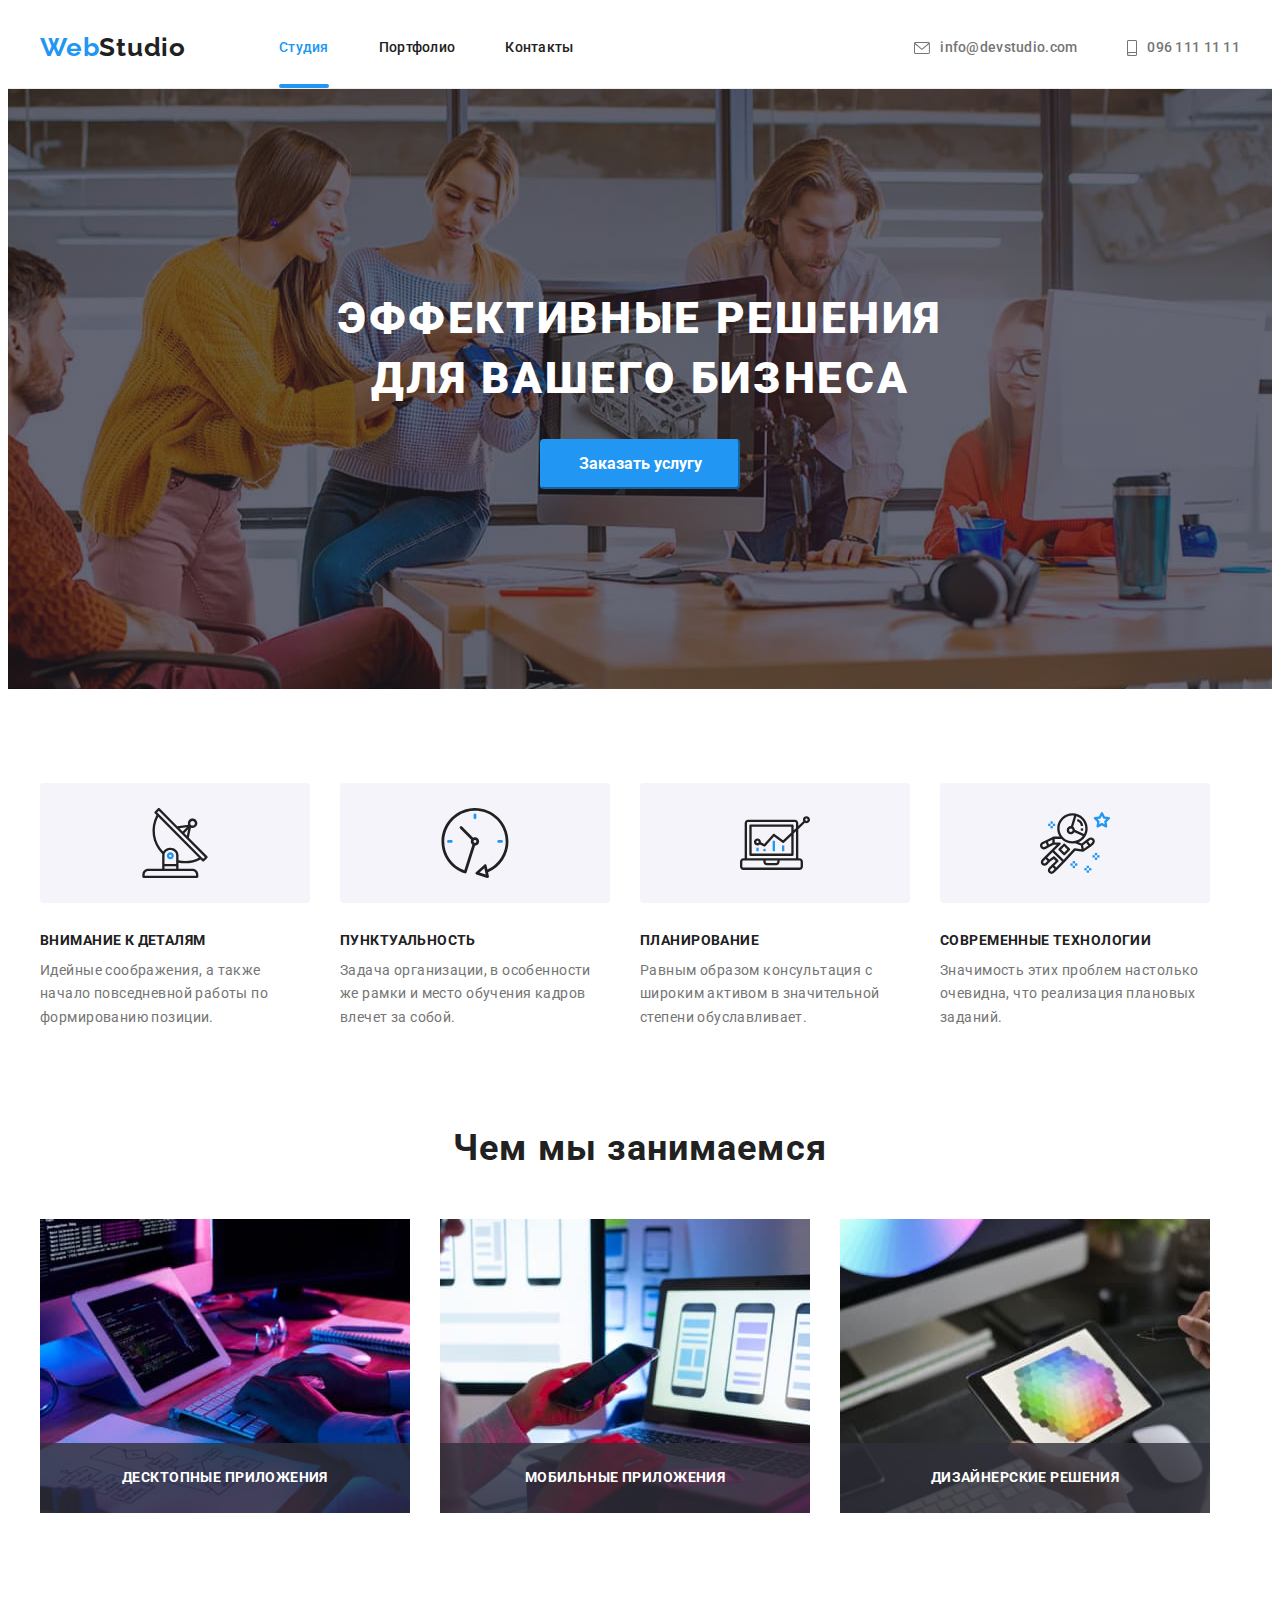
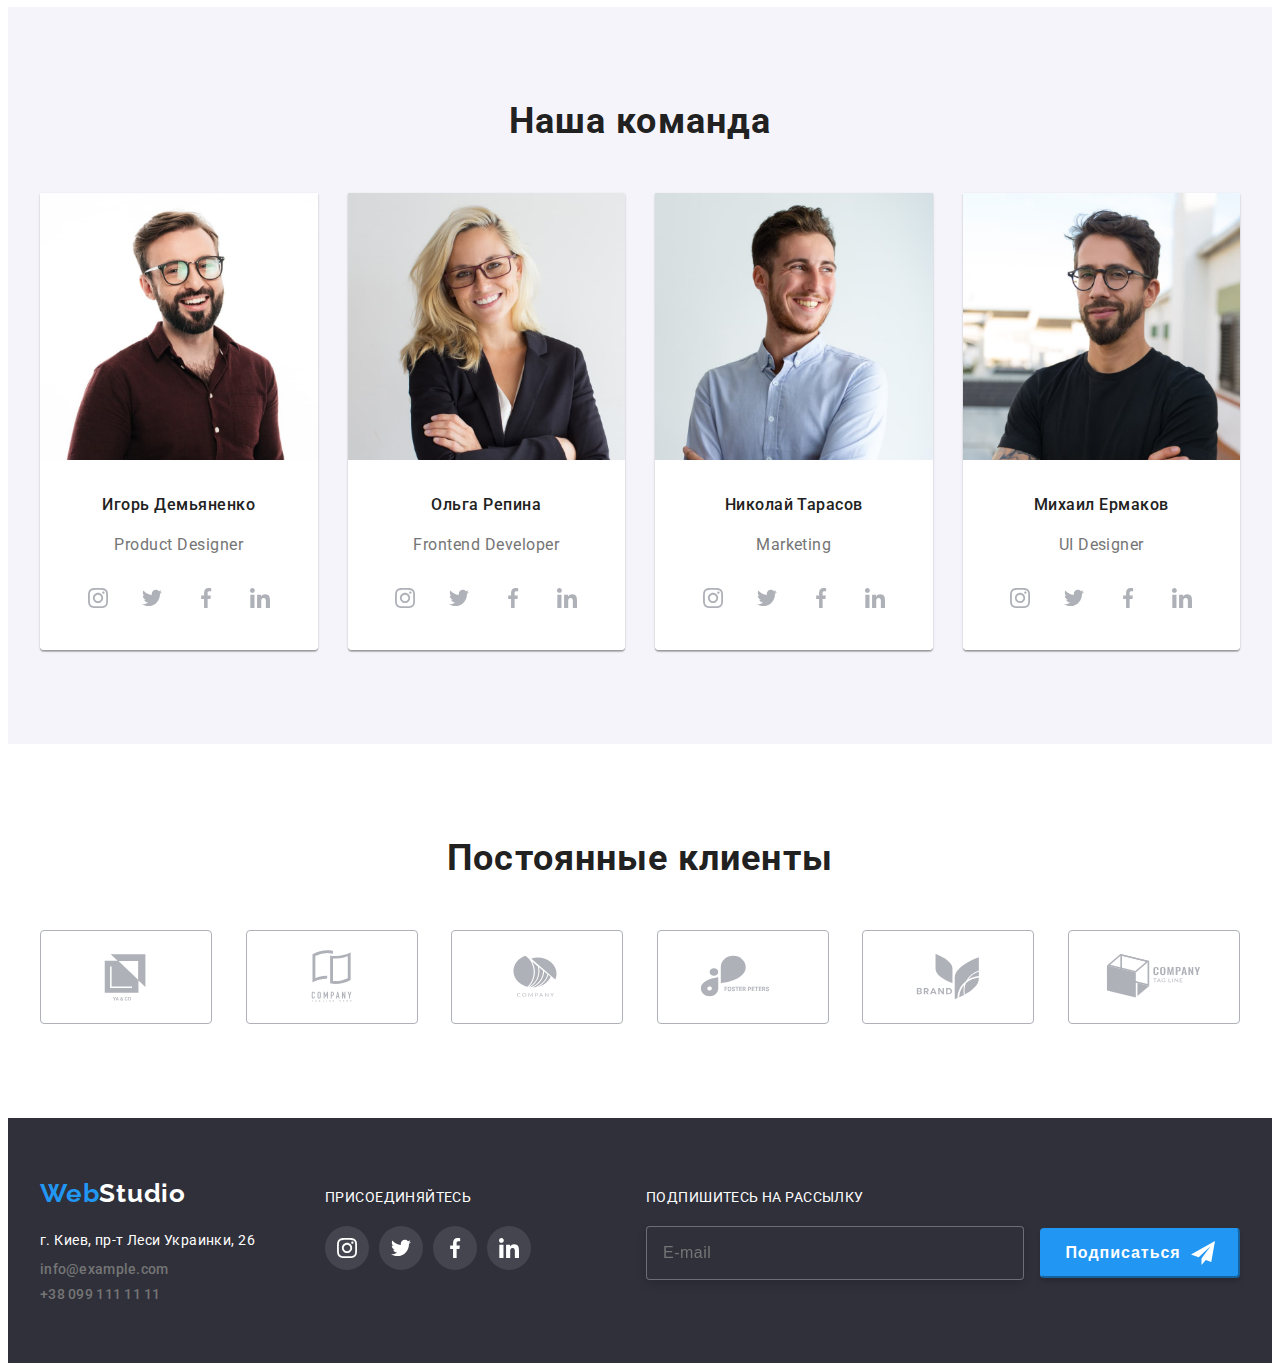
<file: index.html>
<!DOCTYPE html>
<html lang="ru">
  <head>
    <meta charset="UTF-8" />
    <meta http-equiv="X-UA-Compatible" content="IE=edge" />
    <meta name="viewport" content="width=device-width, initial-scale=1.0" />
    <title>WebStudio</title>
    <link rel="preconnect" href="https://fonts.googleapis.com" />
    <link rel="preconnect" href="https://fonts.gstatic.com" crossorigin />
    <link
      href="https://fonts.googleapis.com/css2?family=Raleway:wght@700&family=Roboto:wght@400;500;700;900&display=swap"
      rel="stylesheet"
    />
    <link
      rel="stylesheet"
      href="https://cdnjs.cloudflare.com/ajax/libs/modern-normalize/1.1.0/modern-normalize.min.css"
      integrity="sha512-wpPYUAdjBVSE4KJnH1VR1HeZfpl1ub8YT/NKx4PuQ5NmX2tKuGu6U/JRp5y+Y8XG2tV+wKQpNHVUX03MfMFn9Q=="
      crossorigin="anonymous"
      referrerpolicy="no-referrer"
    />
    <link
      rel="stylesheet"
      href="https://cdnjs.cloudflare.com/ajax/libs/animate.css/4.1.1/animate.min.css"
    />
    <link rel="stylesheet" href="./css/styles.css" />
  </head>
  <body>
    <header class="header">
      <div class="container">
        <nav>
          <a class="logo-header" href="./index.html"><span>Web</span>Studio</a>
          <ul class="hdr-header list-none">
            <li><a class="cap current" href="./index.html">Студия</a></li>
            <li><a class="cap" href="./portfolio.html">Портфолио</a></li>
            <li><a class="cap" href="./index.html">Контакты</a></li>
          </ul>
        </nav>
        <ul class="hdr-contact list-none">
          <li class="contacts-list">
            <a class="contact" href="mailto:info@devstudio.com">
              <svg class="icons-envelope" width="16" height="12">
                <use href="./images/icons.svg#icon-envelope"></use>
              </svg>
              info@devstudio.com</a
            >
          </li>
          <li class="contacts-list">
            <a class="contact" href="tel:+380961111111">
              <svg class="icons-tel" width="10" height="16">
                <use href="./images/icons.svg#icon-smartphone"></use>
              </svg>
              096 111 11 11</a
            >
          </li>
        </ul>
      </div>
    </header>
    <main>
      <section class="bg-main">
        <div class="container">
          <h1 class="hero-tittle">Эффективные решения для вашего бизнеса</h1>
          <button type="button" class="btn-main" data-modal-open>Заказать услугу</button>
        </div>
      </section>

      <section class="benefits-example">
        <div class="container">
          <ul class="benefits list-none">
            <li class="benefits-list icon-antenna">
              <h4 class="benefits-tittle">Внимание к деталям</h4>
              <p>
                Идейные соображения, а также начало повседневной работы по формированию
                позиции.
              </p>
            </li>
            <li class="benefits-list icon-clock">
              <h4 class="benefits-tittle">Пунктуальность</h4>
              <p>
                Задача организации, в особенности же рамки и место обучения кадров влечет за
                собой.
              </p>
            </li>
            <li class="benefits-list icon-diagram">
              <h4 class="benefits-tittle">Планирование</h4>
              <p>
                Равным образом консультация с широким активом в значительной степени
                обуславливает.
              </p>
            </li>
            <li class="benefits-list icon-astronaut">
              <h4 class="benefits-tittle">Современные технологии</h4>
              <p>
                Значимость этих проблем настолько очевидна, что реализация плановых заданий.
              </p>
            </li>
          </ul>
        </div>
      </section>

      <section class="examples-section">
        <div class="container">
          <h2 class="what-we-do">Чем мы занимаемся</h2>
          <ul class="work-examples list-none">
            <li class="work-examples-item">
              <img src="./images/work1.jpg" alt="работа" width="370" height="294" />
              <p class="work-examples-top-text">десктопные приложения</p>
            </li>
            <li class="work-examples-item">
              <img src="./images/work2.jpg" alt="работа" width="370" height="294" />
              <p class="work-examples-top-text">мобильные приложения</p>
            </li>
            <li class="work-examples-item">
              <img src="./images/work3.jpg" alt="работа" width="370" height="294" />
              <p class="work-examples-top-text">дизайнерские решения</p>
            </li>
          </ul>
        </div>
      </section>

      <section class="team">
        <div class="container">
          <h3>Наша команда</h3>
          <ul class="work-team list-none">
            <li class="about-team">
              <img src="./images/igor.jpg" alt="Игорь" width="270" height="260" />
              <div class="work-team-discraption">
                <h4>Игорь Демьяненко</h4>
                <p>Product Designer</p>
                <ul class="work-team-soc-list list-none">
                  <li class="work-team-soc-item">
                    <a href="" class="work-team-soclink">
                      <svg class="work-team-soclink-icon" width="20" height="20">
                        <use href="./images/icons.svg#icon-instagram"></use>
                      </svg>
                    </a>
                  </li>
                  <li class="work-team-soc-item">
                    <a href="" class="work-team-soclink">
                      <svg class="work-team-soclink-icon" width="20" height="20">
                        <use href="./images/icons.svg#icon-twitter"></use>
                      </svg>
                    </a>
                  </li>
                  <li class="work-team-soc-item">
                    <a href="" class="work-team-soclink">
                      <svg class="work-team-soclink-icon" width="20" height="20">
                        <use href="./images/icons.svg#icon-facebook"></use>
                      </svg>
                    </a>
                  </li>
                  <li class="work-team-soc-item">
                    <a href="" class="work-team-soclink">
                      <svg class="work-team-soclink-icon" width="20" height="20">
                        <use href="./images/icons.svg#icon-linkedin"></use>
                      </svg>
                    </a>
                  </li>
                </ul>
              </div>
            </li>
            <li class="about-team">
              <img src="./images/olha.jpg" alt="Ольга" width="270" height="260" />
              <div class="work-team-discraption">
                <h4>Ольга Репина</h4>
                <p>Frontend Developer</p>
                <ul class="work-team-soc-list list-none">
                  <li class="work-team-soc-item">
                    <a href="" class="work-team-soclink">
                      <svg class="work-team-soclink-icon" width="20" height="20">
                        <use href="./images/icons.svg#icon-instagram"></use>
                      </svg>
                    </a>
                  </li>
                  <li class="work-team-soc-item">
                    <a href="" class="work-team-soclink">
                      <svg class="work-team-soclink-icon" width="20" height="20">
                        <use href="./images/icons.svg#icon-twitter"></use>
                      </svg>
                    </a>
                  </li>
                  <li class="work-team-soc-item">
                    <a href="" class="work-team-soclink">
                      <svg class="work-team-soclink-icon" width="20" height="20">
                        <use href="./images/icons.svg#icon-facebook"></use>
                      </svg>
                    </a>
                  </li>
                  <li class="work-team-soc-item">
                    <a href="" class="work-team-soclink">
                      <svg class="work-team-soclink-icon" width="20" height="20">
                        <use href="./images/icons.svg#icon-linkedin"></use>
                      </svg>
                    </a>
                  </li>
                </ul>
              </div>
            </li>
            <li class="about-team">
              <img src="./images/nikolay.jpg" alt="Николай" width="270" height="260" />
              <div class="work-team-discraption">
                <h4>Николай Тарасов</h4>
                <p>Marketing</p>
                <ul class="work-team-soc-list list-none">
                  <li class="work-team-soc-item">
                    <a href="" class="work-team-soclink">
                      <svg class="work-team-soclink-icon" width="20" height="20">
                        <use href="./images/icons.svg#icon-instagram"></use>
                      </svg>
                    </a>
                  </li>
                  <li class="work-team-soc-item">
                    <a href="" class="work-team-soclink">
                      <svg class="work-team-soclink-icon" width="20" height="20">
                        <use href="./images/icons.svg#icon-twitter"></use>
                      </svg>
                    </a>
                  </li>
                  <li class="work-team-soc-item">
                    <a href="" class="work-team-soclink">
                      <svg class="work-team-soclink-icon" width="20" height="20">
                        <use href="./images/icons.svg#icon-facebook"></use>
                      </svg>
                    </a>
                  </li>
                  <li class="work-team-soc-item">
                    <a href="" class="work-team-soclink">
                      <svg class="work-team-soclink-icon" width="20" height="20">
                        <use href="./images/icons.svg#icon-linkedin"></use>
                      </svg>
                    </a>
                  </li>
                </ul>
              </div>
            </li>
            <li class="about-team">
              <img src="./images/miha.jpg" alt="Михаил" width="270" height="260" />
              <div class="work-team-discraption">
                <h4>Михаил Ермаков</h4>
                <p>UI Designer</p>
                <ul class="work-team-soc-list list-none">
                  <li class="work-team-soc-item">
                    <a href="" class="work-team-soclink">
                      <svg class="work-team-soclink-icon" width="20" height="20">
                        <use href="./images/icons.svg#icon-instagram"></use>
                      </svg>
                    </a>
                  </li>
                  <li class="work-team-soc-item">
                    <a href="" class="work-team-soclink">
                      <svg class="work-team-soclink-icon" width="20" height="20">
                        <use href="./images/icons.svg#icon-twitter"></use>
                      </svg>
                    </a>
                  </li>
                  <li class="work-team-soc-item">
                    <a href="" class="work-team-soclink">
                      <svg class="work-team-soclink-icon" width="20" height="20">
                        <use href="./images/icons.svg#icon-facebook"></use>
                      </svg>
                    </a>
                  </li>
                  <li class="work-team-soc-item">
                    <a href="" class="work-team-soclink">
                      <svg class="work-team-soclink-icon" width="20" height="20">
                        <use href="./images/icons.svg#icon-linkedin"></use>
                      </svg>
                    </a>
                  </li>
                </ul>
              </div>
            </li>
          </ul>
        </div>
      </section>
      <section class="regular-clients">
        <div class="container">
          <h2 class="regular-customers-tittle">Постоянные клиенты</h2>
          <ul class="regular-customers list-none">
            <li class="customers-list">
              <a href="" class="customers-list-link">
                <svg class="custumers-list-icon" width="106" height="60">
                  <use href="./images/icons.svg#icon-yago"></use>
                </svg>
              </a>
            </li>
            <li class="customers-list">
              <a href="" class="customers-list-link">
                <svg class="custumers-list-icon" width="106" height="60">
                  <use href="./images/icons.svg#icon-company-th"></use>
                </svg>
              </a>
            </li>
            <li class="customers-list">
              <a href="" class="customers-list-link">
                <svg class="custumers-list-icon" width="106" height="60">
                  <use href="./images/icons.svg#icon-company"></use>
                </svg>
              </a>
            </li>
            <li class="customers-list">
              <a href="" class="customers-list-link">
                <svg class="custumers-list-icon" width="106" height="60">
                  <use href="./images/icons.svg#icon-foster-peters"></use>
                </svg>
              </a>
            </li>
            <li class="customers-list">
              <a href="" class="customers-list-link">
                <svg class="custumers-list-icon" width="106" height="60">
                  <use href="./images/icons.svg#icon-brand"></use>
                </svg>
              </a>
            </li>
            <li class="customers-list">
              <a href="" class="customers-list-link">
                <svg class="custumers-list-icon" width="106" height="60">
                  <use href="./images/icons.svg#icon-company-tl"></use>
                </svg>
              </a>
            </li>
          </ul>
        </div>
      </section>
    </main>

    <footer class="bg-footer">
      <div class="container">
        <div class="footer-flex">
          <a class="logo-footer" href="./index.html"><span>Web</span>Studio</a>
          <address>
            <ul class="hdr list-none">
              <li>
                <a
                  class="contact-adress"
                  href="https://goo.gl/maps/qadkMELX9ctfgKhd9"
                  target="_blank"
                  >г. Киев, пр-т Леси Украинки, 26</a
                >
              </li>
              <li><a class="contact" href="mailto:info@example.com">info@example.com</a></li>
              <li><a class="contact" href="tel:+380991111111">+38 099 111 11 11</a></li>
            </ul>
          </address>
        </div>
        <div class="footer-flex contacts-icon">
          <p class="footer-text">присоединяйтесь</p>
          <ul class="footer-contacts-list list-none">
            <li class="work-footer-soc-item">
              <a href="" class="work-footer-soclink">
                <svg class="contact-soclink-icon" width="20" height="20">
                  <use href="./images/icons.svg#icon-instagram"></use>
                </svg>
              </a>
            </li>
            <li class="work-footer-soc-item">
              <a href="" class="work-footer-soclink">
                <svg class="contact-soclink-icon" width="20" height="20">
                  <use href="./images/icons.svg#icon-twitter"></use>
                </svg>
              </a>
            </li>
            <li class="work-footer-soc-item">
              <a href="" class="work-footer-soclink">
                <svg class="contact-soclink-icon" width="20" height="20">
                  <use href="./images/icons.svg#icon-facebook"></use>
                </svg>
              </a>
            </li>
            <li class="work-footer-soc-item">
              <a href="" class="work-footer-soclink">
                <svg class="contact-soclink-icon" width="20" height="20">
                  <use href="./images/icons.svg#icon-linkedin"></use>
                </svg>
              </a>
            </li>
          </ul>
        </div>
        <div class="subscribe-block">
          <p class="subscribe-block-tittle">Подпишитесь на рассылку</p>
          <form class="subscribe-block-form">
            <label for="subscribe-input" class="subscribe-block-label"></label>
            <input
              type="email"
              class="subscribe-input"
              name="subscribe-input"
              id="subscribe-input"
              placeholder="E-mail"
            />
            <button type="button" class="subscribe-block-button">
              <span class="subscribe-block-button-tittle">Подписаться</span>
              <svg class="subscribe-block-icon" width="24" height="24">
                <use href="./images/icons.svg#icon-send"></use>
              </svg>
            </button>
          </form>
        </div>
      </div>
    </footer>

    <div class="backdrop is-hidden" data-modal>
      <div class="modal">
        <button type="button" class="modal-close-btn" data-modal-close>
          <svg class="modal-close-button" width="18" height="18">
            <use href="./images/icons.svg#icon-close-black"></use>
          </svg>
        </button>
        <p class="modal-filling-tittle">Оставьте свои данные, мы вам перезвоним</p>
        <form>
          <div class="form-modal-filling">
            <div class="modal-filling-label-wrap">
              <label for="name" class="modal-filling-label">Имя</label>
            </div>
            <div class="input-wrap">
              <input type="text" class="modal-filling-input" id="name" name="user-name" />
              <svg class="modal-filling-icon" width="18" height="18">
                <use href="./images/icons.svg#icon-person-black"></use>
              </svg>
            </div>
          </div>
          <div class="form-modal-filling">
            <div class="modal-filling-label-wrap">
              <label for="tel" class="modal-filling-label">Телефон</label>
            </div>
            <div class="input-wrap">
              <input type="tel" class="modal-filling-input" id="tel" name="user-tel" />
              <svg class="modal-filling-icon" width="18" height="18">
                <use href="./images/icons.svg#icon-phone-black"></use>
              </svg>
            </div>
          </div>
          <div class="form-modal-filling">
            <div class="modal-filling-label-wrap">
              <label for="email" class="modal-filling-label">Почта</label>
            </div>
            <div class="input-wrap">
              <input type="email" class="modal-filling-input" id="email" name="user-email" />
              <svg class="modal-filling-icon" width="18" height="18">
                <use href="./images/icons.svg#icon-email-black"></use>
              </svg>
            </div>
          </div>
          <div class="modal-filling-label-wrap">
            <label for="comment" class="modal-filling-label">Коменнтарий</label>
          </div>
          <textarea
            name="comment"
            id="comment"
            class="modal-filling-comment"
            placeholder="Введите текст"
          ></textarea>
          <div class="input-wrap-checkbox">
            <input
              type="checkbox"
              name="terms"
              id="terms"
              class="modal-filling-checkbox visually-hidden"
            />
            <label for="terms" class="terms-tittle"
              >Соглашаюсь с рассылкой и принимаю
              <a href="./index.html" target="_blank" class="modal-filling-link-terms">
                Условия договора</a
              ></label
            >
          </div>
          <div class="modal-filling-flex-submit">
            <button type="submit" class="modal-filling-submit">Отправить</button>
          </div>
        </form>
      </div>
    </div>
    <script src="./js/modal.js"></script>
  </body>
</html>
</file>
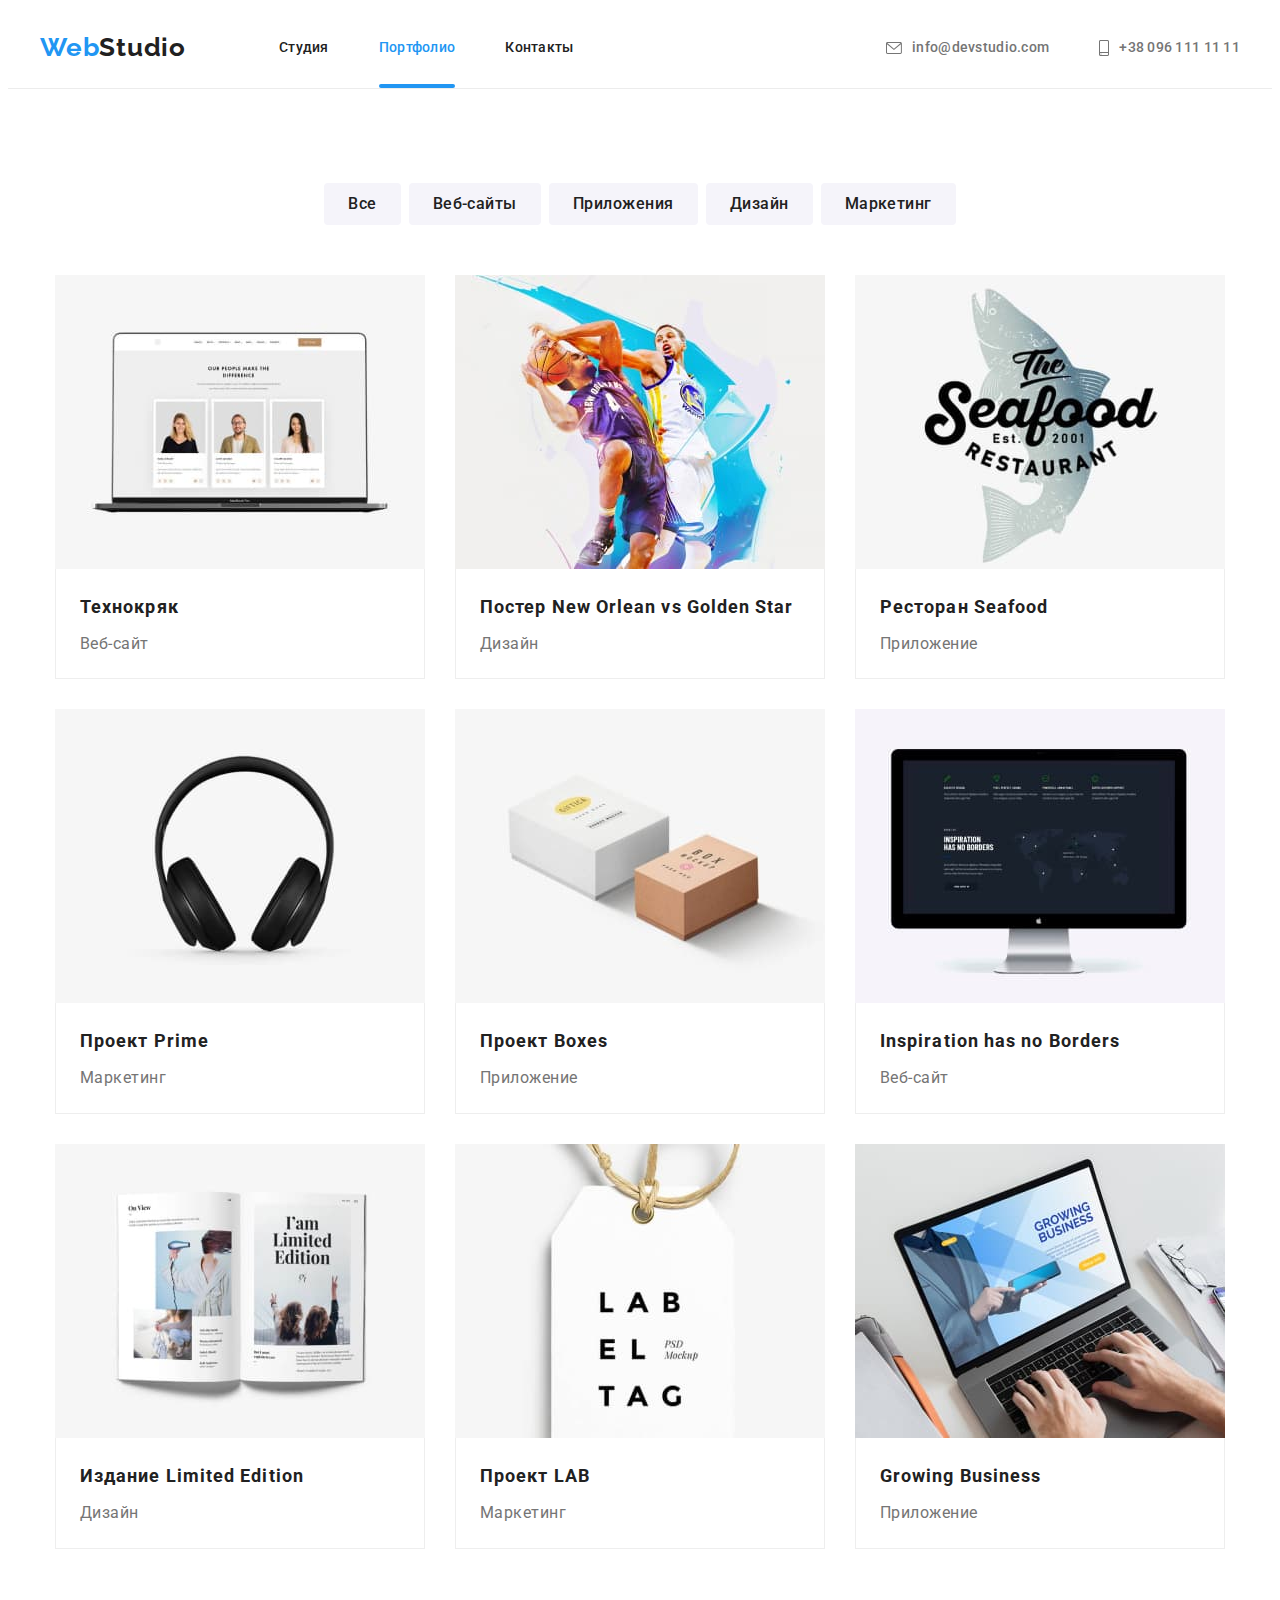
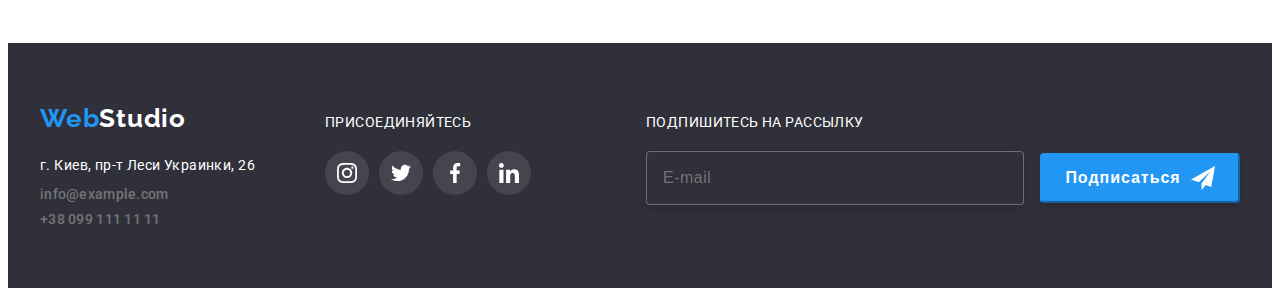
<file: portfolio.html>
<!DOCTYPE html>
<html lang="en">
  <head>
    <meta charset="UTF-8" />
    <meta http-equiv="X-UA-Compatible" content="IE=edge" />
    <meta name="viewport" content="width=device-width, initial-scale=1.0" />
    <title>Portfolio</title>
    <link rel="preconnect" href="https://fonts.googleapis.com" />
    <link rel="preconnect" href="https://fonts.gstatic.com" crossorigin />
    <link
      href="https://fonts.googleapis.com/css2?family=Raleway:wght@700&family=Roboto:wght@400;500;700;900&display=swap"
      rel="stylesheet"
    />
    <link
      rel="stylesheet"
      href="https://cdnjs.cloudflare.com/ajax/libs/modern-normalize/1.1.0/modern-normalize.min.css"
      integrity="sha512-wpPYUAdjBVSE4KJnH1VR1HeZfpl1ub8YT/NKx4PuQ5NmX2tKuGu6U/JRp5y+Y8XG2tV+wKQpNHVUX03MfMFn9Q=="
      crossorigin="anonymous"
      referrerpolicy="no-referrer"
    />
    <link rel="stylesheet" href="./css/styles.css" />
  </head>
  <body>
    <header class="header">
      <div class="container">
        <a class="logo-header" href="./index.html"><span>Web</span>Studio</a>
        <nav>
          <ul class="hdr-header list-none">
            <li><a class="cap" href="./index.html">Студия</a></li>
            <li><a class="cap current" href="./portfolio.html">Портфолио</a></li>
            <li><a class="cap" href="./index.html">Контакты</a></li>
          </ul>
        </nav>
        <ul class="hdr-contact list-none">
          <li class="contacts-list">
            <a class="contact" href="mailto:info@devstudio.com"
              ><svg class="icons-envelope" width="16" height="12">
                <use href="./images/icons.svg#icon-envelope"></use></svg
              >info@devstudio.com</a
            >
          </li>
          <li class="contacts-list">
            <a class="contact" href="tel:+380961111111">
              <svg class="icons-tel" width="10" height="16">
                <use href="./images/icons.svg#icon-smartphone"></use></svg
              >+38 096 111 11 11</a
            >
          </li>
        </ul>
      </div>
    </header>
    <main>
      <section class="portfolio-examples">
        <div class="container">
          <h2 class="visually-hidden">Кнопки</h2>
          <ul class="menu-btn list-none">
            <li><button type="button" class="btn">Все</button></li>
            <li><button type="button" class="btn">Веб-сайты</button></li>
            <li><button type="button" class="btn">Приложения</button></li>
            <li><button type="button" class="btn">Дизайн</button></li>
            <li><button type="button" class="btn">Маркетинг</button></li>
          </ul>
          <ul class="examples list-none">
            <li class="examples-list">
              <a class="examples-list-link" href="">
                <div class="examples-list-wrap">
                  <img src="./images/portfolio/img1.jpg" alt="img1" width="370" height="294" />
                  <p class="examples-list-cover-text">
                    Ресурс предлагает комплексные предложения с разным уровнем функционала и
                    сервисов. Все это позволит посетителю получить исчерпывающие сведения Все
                    компании или частном лице.
                  </p>
                </div>
                <div class="portfolio-examles-discraption">
                  <h4>Технокряк</h4>
                  <p>Веб-сайт</p>
                </div>
              </a>
            </li>
            <li class="examples-list">
              <a class="examples-list-link" href="">
                <div class="examples-list-wrap">
                  <img src="./images/portfolio/img2.jpg" alt="img2" width="370" height="294" />
                  <p class="examples-list-cover-text">
                    Ресурс предлагает комплексные предложения с разным уровнем функционала и
                    сервисов. Все это позволит посетителю получить исчерпывающие сведения Все
                    компании или частном лице.
                  </p>
                </div>
                <div class="portfolio-examles-discraption">
                  <h4>Постер New Orlean vs Golden Star</h4>
                  <p>Дизайн</p>
                </div>
              </a>
            </li>
            <li class="examples-list">
              <a class="examples-list-link" href="">
                <div class="examples-list-wrap">
                  <img src="./images/portfolio/img3.jpg" alt="img3" width="370" height="294" />
                  <p class="examples-list-cover-text">
                    Ресурс предлагает комплексные предложения с разным уровнем функционала и
                    сервисов. Все это позволит посетителю получить исчерпывающие сведения Все
                    компании или частном лице.
                  </p>
                </div>
                <div class="portfolio-examles-discraption">
                  <h4>Ресторан Seafood</h4>
                  <p>Приложение</p>
                </div>
              </a>
            </li>
            <li class="examples-list">
              <a class="examples-list-link" href="">
                <div class="examples-list-wrap">
                  <img src="./images/portfolio/img4.jpg" alt="img4" width="370" height="294" />
                  <p class="examples-list-cover-text">
                    Ресурс предлагает комплексные предложения с разным уровнем функционала и
                    сервисов. Все это позволит посетителю получить исчерпывающие сведения Все
                    компании или частном лице.
                  </p>
                </div>
                <div class="portfolio-examles-discraption">
                  <h4>Проект Prime</h4>
                  <p>Маркетинг</p>
                </div>
              </a>
            </li>
            <li class="examples-list">
              <a class="examples-list-link" href="">
                <div class="examples-list-wrap">
                  <img src="./images/portfolio/img5.jpg" alt="img5" width="370" height="294" />
                  <p class="examples-list-cover-text">
                    Ресурс предлагает комплексные предложения с разным уровнем функционала и
                    сервисов. Все это позволит посетителю получить исчерпывающие сведения Все
                    компании или частном лице.
                  </p>
                </div>
                <div class="portfolio-examles-discraption">
                  <h4>Проект Boxes</h4>
                  <p>Приложение</p>
                </div>
              </a>
            </li>
            <li class="examples-list">
              <a class="examples-list-link" href="">
                <div class="examples-list-wrap">
                  <img src="./images/portfolio/img6.jpg" alt="img6" width="370" height="294" />
                  <p class="examples-list-cover-text">
                    Ресурс предлагает комплексные предложения с разным уровнем функционала и
                    сервисов. Все это позволит посетителю получить исчерпывающие сведения Все
                    компании или частном лице.
                  </p>
                </div>
                <div class="portfolio-examles-discraption">
                  <h4>Inspiration has no Borders</h4>
                  <p>Веб-сайт</p>
                </div>
              </a>
            </li>
            <li class="examples-list">
              <a class="examples-list-link" href="">
                <div class="examples-list-wrap">
                  <img src="./images/portfolio/img7.jpg" alt="img7" width="370" height="294" />
                  <p class="examples-list-cover-text">
                    Ресурс предлагает комплексные предложения с разным уровнем функционала и
                    сервисов. Все это позволит посетителю получить исчерпывающие сведения Все
                    компании или частном лице.
                  </p>
                </div>
                <div class="portfolio-examles-discraption">
                  <h4>Издание Limited Edition</h4>
                  <p>Дизайн</p>
                </div>
              </a>
            </li>
            <li class="examples-list">
              <a class="examples-list-link" href="">
                <div class="examples-list-wrap">
                  <img src="./images/portfolio/img8.jpg" alt="img8" width="370" height="294" />
                  <p class="examples-list-cover-text">
                    Ресурс предлагает комплексные предложения с разным уровнем функционала и
                    сервисов. Все это позволит посетителю получить исчерпывающие сведения Все
                    компании или частном лице.
                  </p>
                </div>
                <div class="portfolio-examles-discraption">
                  <h4>Проект LAB</h4>
                  <p>Маркетинг</p>
                </div>
              </a>
            </li>
            <li class="examples-list">
              <a class="examples-list-link" href="">
                <div class="examples-list-wrap">
                  <img src="./images/portfolio/img9.jpg" alt="img9" width="370" height="294" />
                  <p class="examples-list-cover-text">
                    Ресурс предлагает комплексные предложения с разным уровнем функционала и
                    сервисов. Все это позволит посетителю получить исчерпывающие сведения Все
                    компании или частном лице.
                  </p>
                </div>
                <div class="portfolio-examles-discraption">
                  <h4>Growing Business</h4>
                  <p>Приложение</p>
                </div>
              </a>
            </li>
          </ul>
        </div>
      </section>
    </main>
    <footer class="bg-footer">
      <div class="container">
        <div class="footer-flex">
          <a class="logo-footer" href="./index.html"><span>Web</span>Studio</a>
          <address>
            <ul class="hdr list-none">
              <li>
                <a
                  class="contact-adress"
                  href="https://goo.gl/maps/qadkMELX9ctfgKhd9"
                  target="_blank"
                  >г. Киев, пр-т Леси Украинки, 26</a
                >
              </li>
              <li><a class="contact" href="mailto:info@example.com">info@example.com</a></li>
              <li><a class="contact" href="tel:+380991111111">+38 099 111 11 11</a></li>
            </ul>
          </address>
        </div>
        <div class="footer-flex contacts-icon">
          <p class="footer-text">присоединяйтесь</p>
          <ul class="footer-contacts-list list-none">
            <li class="work-footer-soc-item">
              <a href="" class="work-footer-soclink">
                <svg class="contact-soclink-icon" width="20" height="20">
                  <use href="./images/icons.svg#icon-instagram"></use>
                </svg>
              </a>
            </li>
            <li class="work-footer-soc-item">
              <a href="" class="work-footer-soclink">
                <svg class="contact-soclink-icon" width="20" height="20">
                  <use href="./images/icons.svg#icon-twitter"></use>
                </svg>
              </a>
            </li>
            <li class="work-footer-soc-item">
              <a href="" class="work-footer-soclink">
                <svg class="contact-soclink-icon" width="20" height="20">
                  <use href="./images/icons.svg#icon-facebook"></use>
                </svg>
              </a>
            </li>
            <li class="work-footer-soc-item">
              <a href="" class="work-footer-soclink">
                <svg class="contact-soclink-icon" width="20" height="20">
                  <use href="./images/icons.svg#icon-linkedin"></use>
                </svg>
              </a>
            </li>
          </ul>
        </div>
        <div class="subscribe-block">
          <p class="subscribe-block-tittle">Подпишитесь на рассылку</p>
          <form class="subscribe-block-form">
            <label for="subscribe-input" class="subscribe-block-label"></label>
            <input
              type="email"
              class="subscribe-input"
              name="subscribe-input"
              id="subscribe-input"
              placeholder="E-mail"
            />
            <button type="button" class="subscribe-block-button">
              <span class="subscribe-block-button-tittle">Подписаться</span>
              <svg class="subscribe-block-icon" width="24" height="24">
                <use href="./images/icons.svg#icon-send"></use>
              </svg>
            </button>
          </form>
        </div>
      </div>
    </footer>
  </body>
</html>
</file>
<file: css/styles.css>
/* шрифти: Roboto 400 500 700 900, Raleway(лого) 700 */
.visually-hidden {
  position: absolute;
  white-space: nowrap;
  width: 1px;
  height: 1px;
  overflow: hidden;
  border: 0;
  padding: 0;
  clip: rect(0 0 0 0);
  clip-path: inset(50%);
  margin: -1px;
}

:root {
  --main-text-color: #212121;
  --main-focus-text-blue: #2196f3;
  --main-white-color: #ffffff;
  --color-contact: #757575;
  --color-footer: #2f303a;
  --color-bg-btn: #f5f4fa;
  --icons-main: rgba(175, 177, 184, 1);
}
/* загальне до всіх сторінок застосовується */
p,
h1,
h2,
h3,
h4 {
  margin: 0;
}
ul,
ol {
  margin: 0;
  padding-left: 0;
}
button {
  cursor: pointer;
}
img {
  display: block;
  width: 100%;
  height: auto;
}
body {
  font-family: "Roboto", sans-serif;
  font-style: normal;
  color: var(--main-text-color);
}
[href] {
  text-decoration: none;
}
.list-none {
  list-style-type: none;
}
/* ----------------------------------------------------------- */

/* лого */

.logo-header {
  display: block;
  font-family: "Raleway", sans-serif;
  font-style: normal;
  font-weight: 700;
  font-size: 26px;
  line-height: 1.19;
  letter-spacing: 0.03em;
  padding-top: 24px;
  padding-bottom: 25px;
}
.logo-footer > span {
  color: var(--main-focus-text-blue);
}
.logo-footer {
  color: var(--main-white-color);
}
.logo-header > span {
  color: var(--main-focus-text-blue);
}
.logo-header {
  color: var(--main-text-color);
  margin-right: 93px;
}
.header .container {
  display: flex;
}
.header nav {
  display: flex;
}
.header nav li:not(:last-child) {
  margin-right: 50px;
}
.hdr-contact {
  display: flex;
  align-items: center;
  margin-left: auto;
}
.hdr-contact li:not(:last-child) {
  margin-right: 50px;
}

.hdr-header {
  display: flex;
  align-items: center;
}
.cap,
.cap.current {
  display: block;
  position: relative;
}
.hdr-contact .contact {
  display: block;
}
.bg-main .container {
  display: flex;
  flex-direction: column;
  align-items: center;
}
/* вибрана сторінка, постійно підсвічується в меню */
.cap.current::after {
  content: "";
  position: absolute;
  width: 100%;
  height: 4px;
  background-color: var(--main-focus-text-blue);
  border-radius: 2px;
  left: 0;
  bottom: -32px;
}
.hdr-header .cap.current {
  font-weight: 500;
  font-size: 14px;
  line-height: 1.14;
  letter-spacing: 0.02em;
  color: var(--main-focus-text-blue);
}
.hdr-header .cap {
  font-weight: 500;
  font-size: 14px;
  line-height: 1.14;
  letter-spacing: 0.02em;
  text-decoration: var(--main-text-color);
  color: inherit;
  transition: color 250ms cubic-bezier(0.4, 0, 0.2, 1);
}
.hdr-header .cap:hover,
.hdr-header .cap:focus,
.hdr-header .cap:active {
  color: var(--main-focus-text-blue);
}

/* меню */
.hdr .cap {
  font-weight: 500;
  font-size: 14px;
  line-height: 1.14;
  letter-spacing: 0.02em;
  text-decoration: var(--main-text-color);
  color: inherit;
  transition: color 250ms cubic-bezier(0.4, 0, 0.2, 1);
}
.hdr .cap:hover,
.hdr .cap:focus,
.hdr .cap:active {
  color: var(--main-focus-text-blue);
}
/* телефон та мейл в header і footer */
.contact-adress {
  display: block;
  color: var(--main-white-color);
  font-family: "Roboto";
  font-style: normal;
  font-weight: 400;
  font-size: 14px;
  line-height: 1.71;
  letter-spacing: 0.03em;
  transition: color 250ms cubic-bezier(0.4, 0, 0.2, 1);
}
.contact-adress:hover,
.contact-adress:focus {
  color: var(--main-focus-text-blue);
}

.hdr-contact .contact {
  font-style: normal;
  font-weight: 500;
  font-size: 14px;
  line-height: 1.14;
  letter-spacing: 0.02em;
  color: var(--color-contact);
  transition: color 250ms cubic-bezier(0.4, 0, 0.2, 1);
}
.hdr-contact .contact:hover,
.hdr-contact .contact:focus,
.hdr-contact .contact:active {
  color: var(--main-focus-text-blue);
}

.hdr .contact {
  display: block;
  font-style: normal;
  font-weight: 500;
  font-size: 14px;
  line-height: 1.14;
  letter-spacing: 0.02em;
  color: var(--color-contact);
  transition: color 250ms cubic-bezier(0.4, 0, 0.2, 1);
}
.hdr .contact:hover,
.hdr .contact:focus,
.hdr .contact:active {
  color: var(--main-focus-text-blue);
}
.contacts-list .contact {
  display: flex;
  align-items: center;
}
.icons-envelope {
  margin-right: 10px;
  fill: currentColor;
}

.icons-tel {
  margin-right: 10px;
  fill: currentColor;
}

/* головна сторінка */
.bg-main {
  padding-top: 200px;
  padding-bottom: 200px;
  text-align: center;
  background-color: var(--color-footer);
  color: var(--main-white-color);
  background-image: linear-gradient(rgba(47, 48, 58, 0.4), rgba(47, 48, 58, 0.4)),
    url(../images/bg-main.jpg);

  background-repeat: no-repeat;
  background-position: center;
  background-size: cover;
  max-width: 1600px;
  margin: 0 auto;
}
.hero-tittle {
  width: 696px;
  font-weight: 900;
  font-size: 44px;
  line-height: 1.36;
  letter-spacing: 0.06em;
  text-transform: uppercase;
  color: var(--main-white-color);
  text-align: center;
  margin-bottom: 30px;
}
/* кнопка на головній */
.btn-main {
  display: block;
  text-align: center;
  background-color: var(--main-focus-text-blue);
  color: var(--main-white-color);
  border-color: var(--main-focus-text-blue);
  font-weight: 700;
  font-size: 16px;
  line-height: 1.87;
  width: 200px;
  height: 50px;
  font-family: inherit;
  border-radius: 4px;
}
.benefits h4 {
  font-weight: 700;
  font-size: 14px;
  line-height: 1.14;
  letter-spacing: 0.03em;
  text-transform: uppercase;
  width: 270px;
}
.benefits p {
  font-size: 14px;
  line-height: 1.71;
  letter-spacing: 0.03em;
  color: var(--color-contact);
  width: 270px;
  height: 75px;
}
.benefits {
  display: flex;
}
.benefits li:not(:last-child) {
  margin-right: 30px;
}
.benefits-tittle {
  margin-bottom: 10px;
}
.benefits-example {
  padding-top: 94px;
  padding-bottom: 94px;
}
.benefits-list::before {
  display: block;
  content: "";
  height: 120px;
  background-color: var(--color-bg-btn);
  background-position: center;
  background-repeat: no-repeat;
  border-radius: 4px;
  margin-bottom: 30px;
}
.icon-antenna::before {
  background-image: url(../images/antenna.svg);
}
.icon-clock::before {
  background-image: url(..//images/clock.svg);
}
.icon-diagram::before {
  background-image: url(..//images/diagram.svg);
}
.icon-astronaut::before {
  background-image: url(..//images/astronaut.svg);
}
.examples-section {
  padding-bottom: 94px;
}

.examples-list:not(:nth-last-child(-n + 3)) {
  margin-bottom: 30px;
}
.examples-list-link:hover,
.examples-list-link:focus {
  box-shadow: 0px 1px 1px rgba(0, 0, 0, 0.12), 0px 4px 4px rgba(0, 0, 0, 0.06),
    1px 4px 6px rgba(0, 0, 0, 0.16);
}
.examples-list-link:hover .examples-list-cover-text {
  transform: translateY(0);
}
.examples-list-link {
  display: inline-block;
  transition: box-shadow 250ms cubic-bezier(0.4, 0, 0.2, 1);
}
.examples-list-wrap {
  position: relative;
  overflow: hidden;
}
.examples-list-cover-text {
  width: 100%;
  height: 100%;
  position: absolute;
  top: 0;
  font-weight: 400;
  font-size: 18px;
  line-height: 1.55;
  letter-spacing: 0.03em;
  color: var(--main-white-color);
  padding: 63px 24px;
  background-color: rgba(33, 150, 243, 0.9);

  transform: translateY(101%);
  transition: transform 250ms cubic-bezier(0.4, 0, 0.2, 1);
}

.team {
  text-align: center;
  padding-top: 94px;
  padding-bottom: 94px;
  background-color: #f5f4fa;
}
.what-we-do {
  font-weight: 700;
  font-size: 36px;
  line-height: 1.16;
  text-align: center;
  letter-spacing: 0.03em;
}
.work-examples {
  display: flex;
}
.work-examples-item:not(:last-child) {
  margin-right: 30px;
}
.work-examples-item {
  position: relative;
}

.work-examples-top-text {
  position: absolute;
  background-color: rgba(47, 48, 58, 0.8);
  bottom: 0px;
  width: 100%;
  height: 70px;
  color: var(--main-white-color);
  text-transform: uppercase;
  font-weight: 700;
  font-size: 14px;
  line-height: 1.14;
  letter-spacing: 0.03em;
  display: flex;
  align-items: center;
  justify-content: center;
}
.team h3 {
  text-align: center;
  font-weight: 700;
  font-size: 36px;
  line-height: 1.16;
  letter-spacing: 0.03em;
  margin-bottom: 50px;
}
.what-we-do {
  margin-bottom: 50px;
}
.work-team {
  display: flex;
}
.about-team:not(:last-child) {
  margin-right: 30px;
}

.about-team {
  box-shadow: 0px 1px 3px rgba(0, 0, 0, 0.12), 0px 1px 1px rgba(0, 0, 0, 0.14),
    0px 2px 1px rgba(0, 0, 0, 0.2);
  border-radius: 0px 0px 4px 4px;
}

.team h4 {
  font-weight: 500;
  font-size: 16px;
  line-height: 1.87;
  letter-spacing: 0.03em;
  margin-bottom: 10px;
}
.team p {
  font-size: 16px;
  line-height: 1.87;
  letter-spacing: 0.03em;
  color: var(--color-contact);
  margin-bottom: 16px;
}
.work-team-soc-list {
  display: flex;
  justify-content: center;
}
.work-team-soc-item {
  width: 44px;
  height: 44px;
  margin-right: 10px;
}
.work-team-soc-item:last-child {
  margin-right: 0px;
}
.work-team-soclink {
  width: 100%;
  height: 100%;
  background-color: var(--main-white-color);
  border-radius: 50%;
  display: flex;
  align-items: center;
  justify-content: center;
  transition: background-color 250ms cubic-bezier(0.4, 0, 0.2, 1);
}
.work-team-soclink-icon {
  fill: var(--icons-main);
  transition: fill 250ms cubic-bezier(0.4, 0, 0.2, 1);
}
.work-team-soclink:hover,
.work-team-soclink:focus {
  background-color: var(--main-focus-text-blue);
}
.work-team-soclink:hover .work-team-soclink-icon {
  fill: var(--main-white-color);
}
.regular-customers {
  display: flex;
  justify-content: space-between;
}
.customers-list-link:hover,
.customers-list-link:focus {
  border-color: var(--main-focus-text-blue);
}
.customers-list-link:hover .custumers-list-icon,
.customers-list-link:focus .custumers-list-icon {
  fill: var(--main-focus-text-blue);
}
.customers-list-link {
  display: flex;
  justify-content: center;
  align-items: center;
  width: 170px;
  height: 92px;
  border: 1px solid #afb1b8;
  border-radius: 4px;
  transition: border-color 250ms cubic-bezier(0.4, 0, 0.2, 1);
}
.custumers-list-icon {
  fill: var(--icons-main);
  transition: fill 250ms cubic-bezier(0.4, 0, 0.2, 1);
}
.regular-customers-tittle {
  margin-top: 0px;
  margin-bottom: 50px;
  text-align: center;
  font-weight: 700;
  font-size: 36px;
  line-height: 1.16;
  letter-spacing: 0.03em;
}
.regular-clients {
  padding: 94px 0px;
}
.logo-footer {
  display: block;
  font-family: "Raleway", sans-serif;
  font-style: normal;
  font-weight: 700;
  font-size: 26px;
  line-height: 1.19;
  letter-spacing: 0.03em;
  margin-bottom: 20px;
}

.bg-footer {
  background-color: var(--color-footer);
  color: var(--main-white-color);
  padding-bottom: 60px;
  padding-top: 60px;
}
.footer-text {
  font-family: "Roboto";
  font-style: normal;
  font-size: 14px;
  line-height: 1.14;
  letter-spacing: 0.03em;
  text-transform: uppercase;
  color: #ffffff;
  margin-bottom: 20px;
}
.bg-footer .container {
  display: flex;
  align-items: baseline;
}
.footer-flex.contacts-icon {
  margin-left: 70px;
}
.footer-contacts-list {
  display: flex;
}
.work-footer-soc-item {
  border-radius: 50%;
  display: flex;
  align-items: center;
  justify-content: center;
  width: 44px;
  height: 44px;
}
.contact-soclink-icon {
  fill: var(--main-white-color);
}

.work-footer-soclink:hover .contact-soclink-icon {
  fill: var(--main-white-color);
}
.work-footer-soclink:hover,
.work-footer-soclink:focus {
  background-color: var(--main-focus-text-blue);
}
.work-footer-soclink {
  width: 100%;
  height: 100%;
  background-color: rgba(255, 255, 255, 0.1);
  border-radius: 50%;
  display: flex;
  align-items: center;
  justify-content: center;
  transition: background-color 250ms cubic-bezier(0.4, 0, 0.2, 1);
}
.work-footer-soc-item:not(:last-child) {
  margin-right: 10px;
}
.subscribe-block {
  margin-left: auto;
}
.subscribe-block-tittle {
  margin-bottom: 20px;
  font-size: 14px;
  line-height: 1.14;
  letter-spacing: 0.03em;
  text-transform: uppercase;
}
.subscribe-block-icon {
  margin-left: 10px;
}
.subscribe-block-button {
  height: 50px;
  width: 200px;
  margin-left: 12px;
  background-color: var(--main-focus-text-blue);
  color: var(--main-white-color);
  border-radius: 4px;
  border-color: var(--main-focus-text-blue);
  font-weight: 700;
  font-size: 16px;
  line-height: 1.87;
  letter-spacing: 0.06em;
  box-shadow: 0px 4px 4px rgba(0, 0, 0, 0.15);
  display: inline-flex;
  justify-content: center;
  align-items: center;
}
.subscribe-input {
  border: 1px solid rgba(255, 255, 255, 0.3);
  filter: drop-shadow(0px 4px 4px rgba(0, 0, 0, 0.15));
  border-radius: 4px;
  background-color: var(--color-footer);
  width: 358px;
  height: 50px;
  font-weight: 400;
  font-size: 16px;
  line-height: 1.25;
  display: inline-flex;
  align-items: center;
  letter-spacing: 0.03em;
  color: rgba(255, 255, 255, 0.6);
  padding-left: 16px;
  transition: cursor 250ms cubic-bezier(0.4, 0, 0.2, 1);
}
.subscribe-input:hover {
  cursor: pointer;
}
.subscribe-input:focus,
.subscribe-input:active {
  cursor: text;
}
.modal-filling {
  padding: 40px;
}
.modal-filling-tittle {
  font-weight: 700;
  font-size: 20px;
  line-height: 1.15;
  text-align: center;
  letter-spacing: 0.03em;
  color: var(--main-text-color);
  margin-bottom: 12px;
  text-align: center;
}

.modal-filling-input {
  width: 100%;
  height: 40px;
  border: 1px solid rgba(33, 33, 33, 0.2);
  border-radius: 4px;
  padding-left: 42px;
  outline: none;
  transition: cursor 250ms cubic-bezier(0.4, 0, 0.2, 1),
    border-color 250ms cubic-bezier(0.4, 0, 0.2, 1);
}
.modal-filling-input:hover {
  cursor: pointer;
}
.modal-filling-input:focus,
.modal-filling-input:active {
  cursor: text;
}
.modal-filling-input:focus {
  border-color: var(--main-focus-text-blue);
}
.modal-filling-input:focus + .modal-filling-icon {
  fill: var(--main-focus-text-blue);
}

.form-modal-filling {
  margin-bottom: 10px;
}
.form-modal-filling:focus .modal-filling-icon {
  fill: var(--main-focus-text-blue);
  border-color: var(--main-focus-text-blue);
}
.modal-filling-label-wrap {
  margin-bottom: 4px;
}
.modal-filling-comment {
  display: block;
  width: 100%;
  height: 120px;
  resize: none;
  border: 1px solid rgba(33, 33, 33, 0.2);
  border-radius: 4px;
  margin-bottom: 20px;
  padding: 12px 16px;
  font-size: 14px;
  line-height: 1.14;
  letter-spacing: 0.01em;
  outline: none;
  transition: cursor 250ms cubic-bezier(0.4, 0, 0.2, 1),
    border-color 250ms cubic-bezier(0.4, 0, 0.2, 1);
}
.modal-filling-comment:hover {
  cursor: pointer;
}
.modal-filling-comment:focus {
  border-color: var(--main-focus-text-blue);
  cursor: text;
}
.modal-filling-label {
  font-weight: 400;
  font-size: 12px;
  line-height: 1.16;
  letter-spacing: 0.01em;
  text-align: left;
  display: block;
  color: var(--color-contact);
}
.terms-tittle {
  font-size: 14px;
  line-height: 1.7;
  letter-spacing: 0.03em;
  color: var(--color-contact);
  display: flex;
  align-items: center;
  justify-content: center;
}
.terms-tittle::before {
  content: "";
  width: 16px;
  height: 15px;
  border: 2px solid #212121;
  margin-right: 8px;
  border-radius: 2px;
}

.modal-filling-checkbox:checked + .terms-tittle::before {
  background-color: var(--main-focus-text-blue);
  background-image: url(../images/confirm.svg);
  border: none;
  background-repeat: no-repeat;
  background-position: center;
}

.modal-filling-link-terms {
  color: var(--main-focus-text-blue);
  text-decoration: underline;
  margin-left: 4px;
}
.modal-filling-submit {
  background-color: var(--main-focus-text-blue);
  color: var(--main-white-color);
  width: 200px;
  height: 50px;
  text-align: center;
  font-weight: 700;
  font-size: 16px;
  line-height: 1.87;
  letter-spacing: 0.06em;
  box-shadow: 0px 4px 4px rgba(0, 0, 0, 0.15);
  border-radius: 4px;
  border-color: var(--main-focus-text-blue);
}
.modal-filling-flex-submit {
  display: flex;
  align-items: center;
  justify-content: center;
}
.input-wrap {
  position: relative;
}
.modal-filling-icon {
  position: absolute;
  left: 12px;
  top: 50%;
  transform: translateY(-50%);
  transition: fill 250ms cubic-bezier(0.4, 0, 0.2, 1),
    border-color 250ms cubic-bezier(0.4, 0, 0.2, 1);
}
.input-wrap-checkbox {
  margin-bottom: 30px;
}
/* потфоліо сторінка */

/* кнопки на сторінці портфоліо */
.btn {
  font-weight: 500;
  font-size: 16px;
  line-height: 1.6;
  letter-spacing: 0.03em;
  font-family: inherit;
  border-color: transparent;
  background: var(--color-bg-btn);
  color: var(--main-text-color);
  border-radius: 4px;
  padding: 6px 22px;
  width: auto;
  text-align: center;
  transition: background-color 250ms cubic-bezier(0.4, 0, 0.2, 1),
    color 250ms cubic-bezier(0.4, 0, 0.2, 1), box-shadow 250ms cubic-bezier(0.4, 0, 0.2, 1);
}
.btn:hover,
.btn:focus,
.btn:active {
  color: var(--main-white-color);
  background-color: var(--main-focus-text-blue);
  border-radius: 4px;
  font-family: inherit;
  box-shadow: 0px 3px 1px rgba(0, 0, 0, 0.1), 0px 1px 2px rgba(0, 0, 0, 0.08),
    0px 2px 2px rgba(0, 0, 0, 0.12);
}
.menu-btn {
  display: flex;
  justify-content: center;
  margin-bottom: 50px;
  margin-right: auto;
  margin-left: auto;
}

.menu-btn li:not(:last-child) {
  margin-right: 8px;
}
.examples {
  display: flex;
  flex-wrap: wrap;
  justify-content: center;
}

.examples li:not(:nth-child(3n + 3)) {
  margin-right: 30px;
}

.examples h4 {
  font-weight: 700;
  font-size: 18px;
  line-height: 2;
  letter-spacing: 0.06em;
  margin-bottom: 4px;
  color: var(--main-text-color);
}
.portfolio-examles-discraption p {
  font-size: 16px;
  line-height: 1.87;
  letter-spacing: 0.03em;
  color: var(--color-contact);
}

.portfolio-examples {
  padding-top: 94px;
  padding-bottom: 94px;
}
.portfolio-examles-discraption {
  padding: 20px 24px;
}
.portfolio-examles-discraption {
  border-bottom: 1px solid rgba(238, 238, 238, 1);
  border-left: 1px solid rgba(238, 238, 238, 1);
  border-right: 1px solid rgba(238, 238, 238, 1);
}
.header {
  border-bottom: 1px solid rgba(236, 236, 236, 1);
}

.work-team-discraption {
  padding-top: 30px;
  padding-bottom: 30px;
  background-color: var(--main-white-color);
  border-radius: 0px 0px 4px 4px;
}

.bg-footer .hdr li:not(:last-child) {
  margin-bottom: 9px;
}

.container {
  width: 1200px;
  margin: 0 auto;
  padding-left: 15px;
  padding-right: 15px;
  /* outline: 1px solid red; */
}

.backdrop {
  width: 100%;
  height: 100%;
  background-color: rgba(0, 0, 0, 0.2);
  position: fixed;
  top: 0;
  transition: opacity 250ms, visibility 250ms;
}

.modal {
  width: 528px;
  height: 581px;
  background: #ffffff;
  box-shadow: 0px 1px 3px rgba(0, 0, 0, 0.12), 0px 1px 1px rgba(0, 0, 0, 0.14),
    0px 2px 1px rgba(0, 0, 0, 0.2);
  border-radius: 4px;
  position: absolute;
  top: 50%;
  left: 50%;
  transform: translate(-50%, -50%) rotate(0);
  transition: transform 300ms linear;
  padding: 40px;
}
.backdrop.is-hidden .modal {
  transform: rotate(45deg);
}

.modal-close-btn {
  width: 30px;
  height: 30px;
  background-color: transparent;
  border: none;
  position: absolute;
  top: 8px;
  right: 8px;
  border: 1px solid rgba(0, 0, 0, 0.1);
  border-radius: 50%;
  display: flex;
  align-items: center;
  justify-content: center;
}
.modal-close-btn:hover,
.modal-close-btn:focus,
.modal-close-btn:active {
  fill: var(--main-focus-text-blue);
}
.is-hidden {
  visibility: hidden;
  opacity: 0;
  pointer-events: none;
}
</file>
